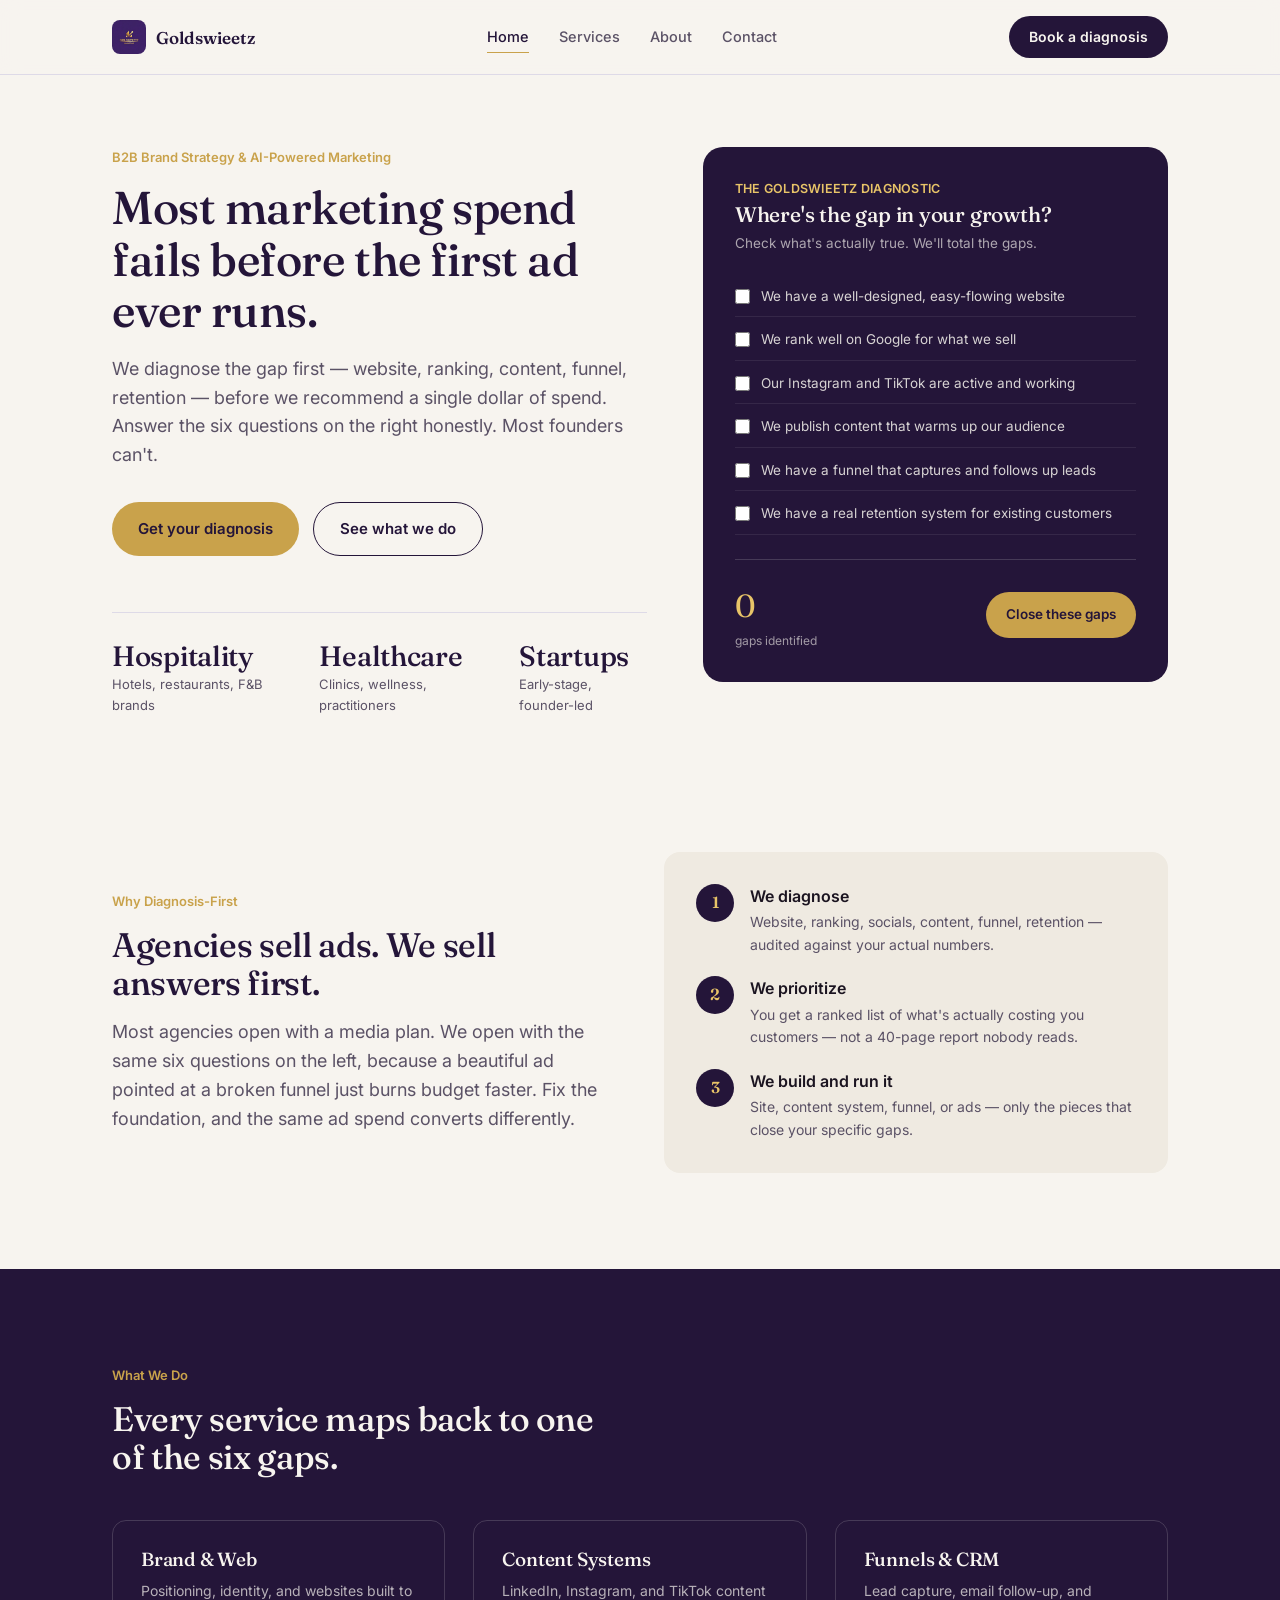
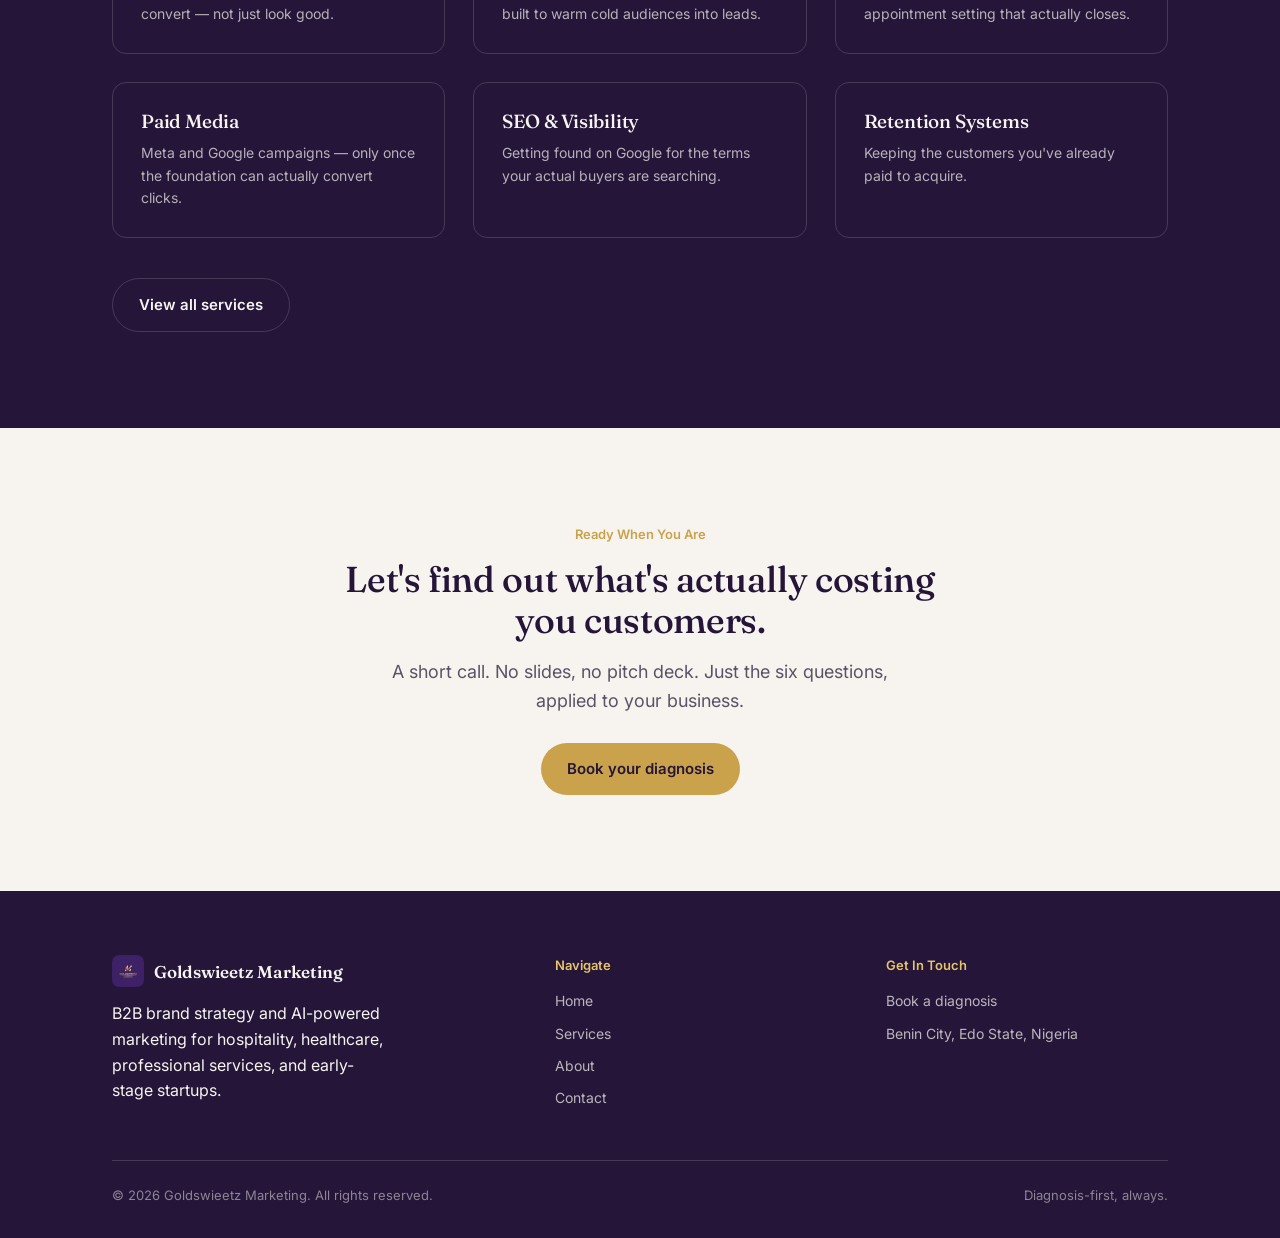
<file: index.html>
<!DOCTYPE html>
<html lang="en">
<head>
<meta charset="UTF-8">
<meta name="viewport" content="width=device-width, initial-scale=1.0">
<title>Goldswieetz Marketing — B2B Brand Strategy & AI-Powered Marketing</title>
<link rel="stylesheet" href="style.css">
</head>
<body>

<nav class="nav">
  <div class="nav-inner">
    <a href="index.html" class="nav-brand">
      <img src="assets/logo.png" alt="Goldswieetz Marketing">
      <span>Goldswieetz</span>
    </a>
    <div class="nav-links">
      <a href="index.html" class="active">Home</a>
      <a href="services.html">Services</a>
      <a href="about.html">About</a>
      <a href="contact.html">Contact</a>
    </div>
    <a href="contact.html" class="nav-cta">Book a diagnosis</a>
  </div>
</nav>

<!-- HERO -->
<header style="padding: 72px 0 40px; overflow: hidden;">
  <div class="wrap">
    <div style="display:grid; grid-template-columns: 1.15fr 1fr; gap:56px; align-items:start;" id="hero-grid">
      <div>
        <p class="eyebrow">B2B Brand Strategy &amp; AI-Powered Marketing</p>
        <h1 style="font-size: 46px; max-width: 540px;">Most marketing spend fails before the first ad ever runs.</h1>
        <p class="lede">We diagnose the gap first — website, ranking, content, funnel, retention — before we recommend a single dollar of spend. Answer the six questions on the right honestly. Most founders can't.</p>
        <div style="display:flex; gap:14px; margin-top:32px; flex-wrap:wrap;">
          <a href="contact.html" class="btn btn-primary">Get your diagnosis</a>
          <a href="services.html" class="btn btn-outline">See what we do</a>
        </div>
        <div style="margin-top:56px; padding-top:28px; border-top:1px solid var(--line); display:flex; gap:40px;">
          <div>
            <div class="display" style="font-size:28px;">Hospitality</div>
            <div style="font-size:13px; color:var(--ink-soft); margin-top:2px;">Hotels, restaurants, F&amp;B brands</div>
          </div>
          <div>
            <div class="display" style="font-size:28px;">Healthcare</div>
            <div style="font-size:13px; color:var(--ink-soft); margin-top:2px;">Clinics, wellness, practitioners</div>
          </div>
          <div>
            <div class="display" style="font-size:28px;">Startups</div>
            <div style="font-size:13px; color:var(--ink-soft); margin-top:2px;">Early-stage, founder-led</div>
          </div>
        </div>
      </div>

      <!-- Interactive diagnostic card -->
      <div style="background:var(--purple-deep); border-radius:20px; padding:32px; color:var(--paper); position:relative;">
        <p style="font-size:12.5px; font-weight:600; color:var(--gold-light); letter-spacing:0.02em; margin-bottom:4px;">THE GOLDSWIEETZ DIAGNOSTIC</p>
        <h3 style="color:var(--paper); font-size:21px; margin-bottom:6px;">Where's the gap in your growth?</h3>
        <p style="font-size:13.5px; color:rgba(247,244,239,0.65); margin-bottom:22px;">Check what's actually true. We'll total the gaps.</p>

        <div id="diag-list" style="display:flex; flex-direction:column; gap:3px;"></div>

        <div style="margin-top:24px; padding-top:20px; border-top:1px solid var(--line-dark); display:flex; align-items:center; justify-content:space-between;">
          <div>
            <div style="font-size:32px; font-family:'Fraunces',serif; color:var(--gold-light);" id="gap-count">0</div>
            <div style="font-size:12px; color:rgba(247,244,239,0.6);">gaps identified</div>
          </div>
          <a href="contact.html" class="btn btn-primary" style="padding:12px 20px; font-size:13.5px;">Close these gaps</a>
        </div>
      </div>
    </div>
  </div>
</header>

<!-- WHY DIAGNOSIS FIRST -->
<section>
  <div class="wrap">
    <div class="grid-2" style="align-items:center;">
      <div>
        <p class="eyebrow">Why Diagnosis-First</p>
        <h2 style="font-size:34px;">Agencies sell ads. We sell answers first.</h2>
        <p class="lede" style="margin-top:16px;">Most agencies open with a media plan. We open with the same six questions on the left, because a beautiful ad pointed at a broken funnel just burns budget faster. Fix the foundation, and the same ad spend converts differently.</p>
      </div>
      <div style="background:var(--paper-dim); border-radius:16px; padding:32px;">
        <div style="display:flex; flex-direction:column; gap:20px;">
          <div style="display:flex; gap:16px;">
            <div style="width:38px; height:38px; border-radius:50%; background:var(--purple-deep); color:var(--gold-light); display:flex; align-items:center; justify-content:center; font-family:'Fraunces',serif; font-weight:600; flex-shrink:0;">1</div>
            <div>
              <div style="font-weight:600; margin-bottom:2px;">We diagnose</div>
              <div style="font-size:14px; color:var(--ink-soft);">Website, ranking, socials, content, funnel, retention — audited against your actual numbers.</div>
            </div>
          </div>
          <div style="display:flex; gap:16px;">
            <div style="width:38px; height:38px; border-radius:50%; background:var(--purple-deep); color:var(--gold-light); display:flex; align-items:center; justify-content:center; font-family:'Fraunces',serif; font-weight:600; flex-shrink:0;">2</div>
            <div>
              <div style="font-weight:600; margin-bottom:2px;">We prioritize</div>
              <div style="font-size:14px; color:var(--ink-soft);">You get a ranked list of what's actually costing you customers — not a 40-page report nobody reads.</div>
            </div>
          </div>
          <div style="display:flex; gap:16px;">
            <div style="width:38px; height:38px; border-radius:50%; background:var(--purple-deep); color:var(--gold-light); display:flex; align-items:center; justify-content:center; font-family:'Fraunces',serif; font-weight:600; flex-shrink:0;">3</div>
            <div>
              <div style="font-weight:600; margin-bottom:2px;">We build and run it</div>
              <div style="font-size:14px; color:var(--ink-soft);">Site, content system, funnel, or ads — only the pieces that close your specific gaps.</div>
            </div>
          </div>
        </div>
      </div>
    </div>
  </div>
</section>

<!-- SERVICES PREVIEW -->
<section class="section-dark">
  <div class="wrap">
    <p class="eyebrow">What We Do</p>
    <h2 style="font-size:34px; max-width:520px;">Every service maps back to one of the six gaps.</h2>
    <div class="grid-3" style="margin-top:44px;">
      <div style="border:1px solid var(--line-dark); border-radius:14px; padding:28px;">
        <h3 style="font-size:19px; margin-bottom:10px;">Brand &amp; Web</h3>
        <p style="font-size:14px; color:rgba(247,244,239,0.7);">Positioning, identity, and websites built to convert — not just look good.</p>
      </div>
      <div style="border:1px solid var(--line-dark); border-radius:14px; padding:28px;">
        <h3 style="font-size:19px; margin-bottom:10px;">Content Systems</h3>
        <p style="font-size:14px; color:rgba(247,244,239,0.7);">LinkedIn, Instagram, and TikTok content built to warm cold audiences into leads.</p>
      </div>
      <div style="border:1px solid var(--line-dark); border-radius:14px; padding:28px;">
        <h3 style="font-size:19px; margin-bottom:10px;">Funnels &amp; CRM</h3>
        <p style="font-size:14px; color:rgba(247,244,239,0.7);">Lead capture, email follow-up, and appointment setting that actually closes.</p>
      </div>
      <div style="border:1px solid var(--line-dark); border-radius:14px; padding:28px;">
        <h3 style="font-size:19px; margin-bottom:10px;">Paid Media</h3>
        <p style="font-size:14px; color:rgba(247,244,239,0.7);">Meta and Google campaigns — only once the foundation can actually convert clicks.</p>
      </div>
      <div style="border:1px solid var(--line-dark); border-radius:14px; padding:28px;">
        <h3 style="font-size:19px; margin-bottom:10px;">SEO &amp; Visibility</h3>
        <p style="font-size:14px; color:rgba(247,244,239,0.7);">Getting found on Google for the terms your actual buyers are searching.</p>
      </div>
      <div style="border:1px solid var(--line-dark); border-radius:14px; padding:28px;">
        <h3 style="font-size:19px; margin-bottom:10px;">Retention Systems</h3>
        <p style="font-size:14px; color:rgba(247,244,239,0.7);">Keeping the customers you've already paid to acquire.</p>
      </div>
    </div>
    <a href="services.html" class="btn btn-outline-light" style="margin-top:40px;">View all services</a>
  </div>
</section>

<!-- CTA -->
<section>
  <div class="wrap" style="text-align:center;">
    <p class="eyebrow" style="justify-content:center; display:flex;">Ready When You Are</p>
    <h2 style="font-size:36px; max-width:600px; margin:0 auto;">Let's find out what's actually costing you customers.</h2>
    <p class="lede" style="margin:18px auto 0; text-align:center;">A short call. No slides, no pitch deck. Just the six questions, applied to your business.</p>
    <a href="contact.html" class="btn btn-primary" style="margin-top:28px;">Book your diagnosis</a>
  </div>
</section>

<footer>
  <div class="wrap">
    <div class="footer-grid">
      <div>
        <div class="footer-brand">
          <img src="assets/logo.png" alt="Goldswieetz Marketing">
          <span>Goldswieetz Marketing</span>
        </div>
        <p style="max-width:280px;">B2B brand strategy and AI-powered marketing for hospitality, healthcare, professional services, and early-stage startups.</p>
      </div>
      <div class="footer-col">
        <h4>Navigate</h4>
        <a href="index.html">Home</a>
        <a href="services.html">Services</a>
        <a href="about.html">About</a>
        <a href="contact.html">Contact</a>
      </div>
      <div class="footer-col">
        <h4>Get In Touch</h4>
        <a href="contact.html">Book a diagnosis</a>
        <p>Benin City, Edo State, Nigeria</p>
      </div>
    </div>
    <div class="footer-bottom">
      <span>© 2026 Goldswieetz Marketing. All rights reserved.</span>
      <span>Diagnosis-first, always.</span>
    </div>
  </div>
</footer>

<script>
const questions = [
  "We have a well-designed, easy-flowing website",
  "We rank well on Google for what we sell",
  "Our Instagram and TikTok are active and working",
  "We publish content that warms up our audience",
  "We have a funnel that captures and follows up leads",
  "We have a real retention system for existing customers"
];

const list = document.getElementById('diag-list');
const counter = document.getElementById('gap-count');
let gaps = 0;

questions.forEach((q, i) => {
  const row = document.createElement('label');
  row.style.cssText = "display:flex; align-items:flex-start; gap:11px; padding:9px 0; cursor:pointer; font-size:13.5px; border-bottom:1px solid rgba(247,244,239,0.08);";
  row.innerHTML = `
    <input type="checkbox" data-idx="${i}" style="margin-top:3px; width:15px; height:15px; accent-color:#E8C468; flex-shrink:0; cursor:pointer;">
    <span style="color:rgba(247,244,239,0.85);">${q}</span>
  `;
  list.appendChild(row);
});

list.addEventListener('change', (e) => {
  if (e.target.type === 'checkbox') {
    gaps = questions.length - list.querySelectorAll('input:checked').length;
    counter.textContent = gaps;
  }
});
</script>

</body>
</html>
</file>
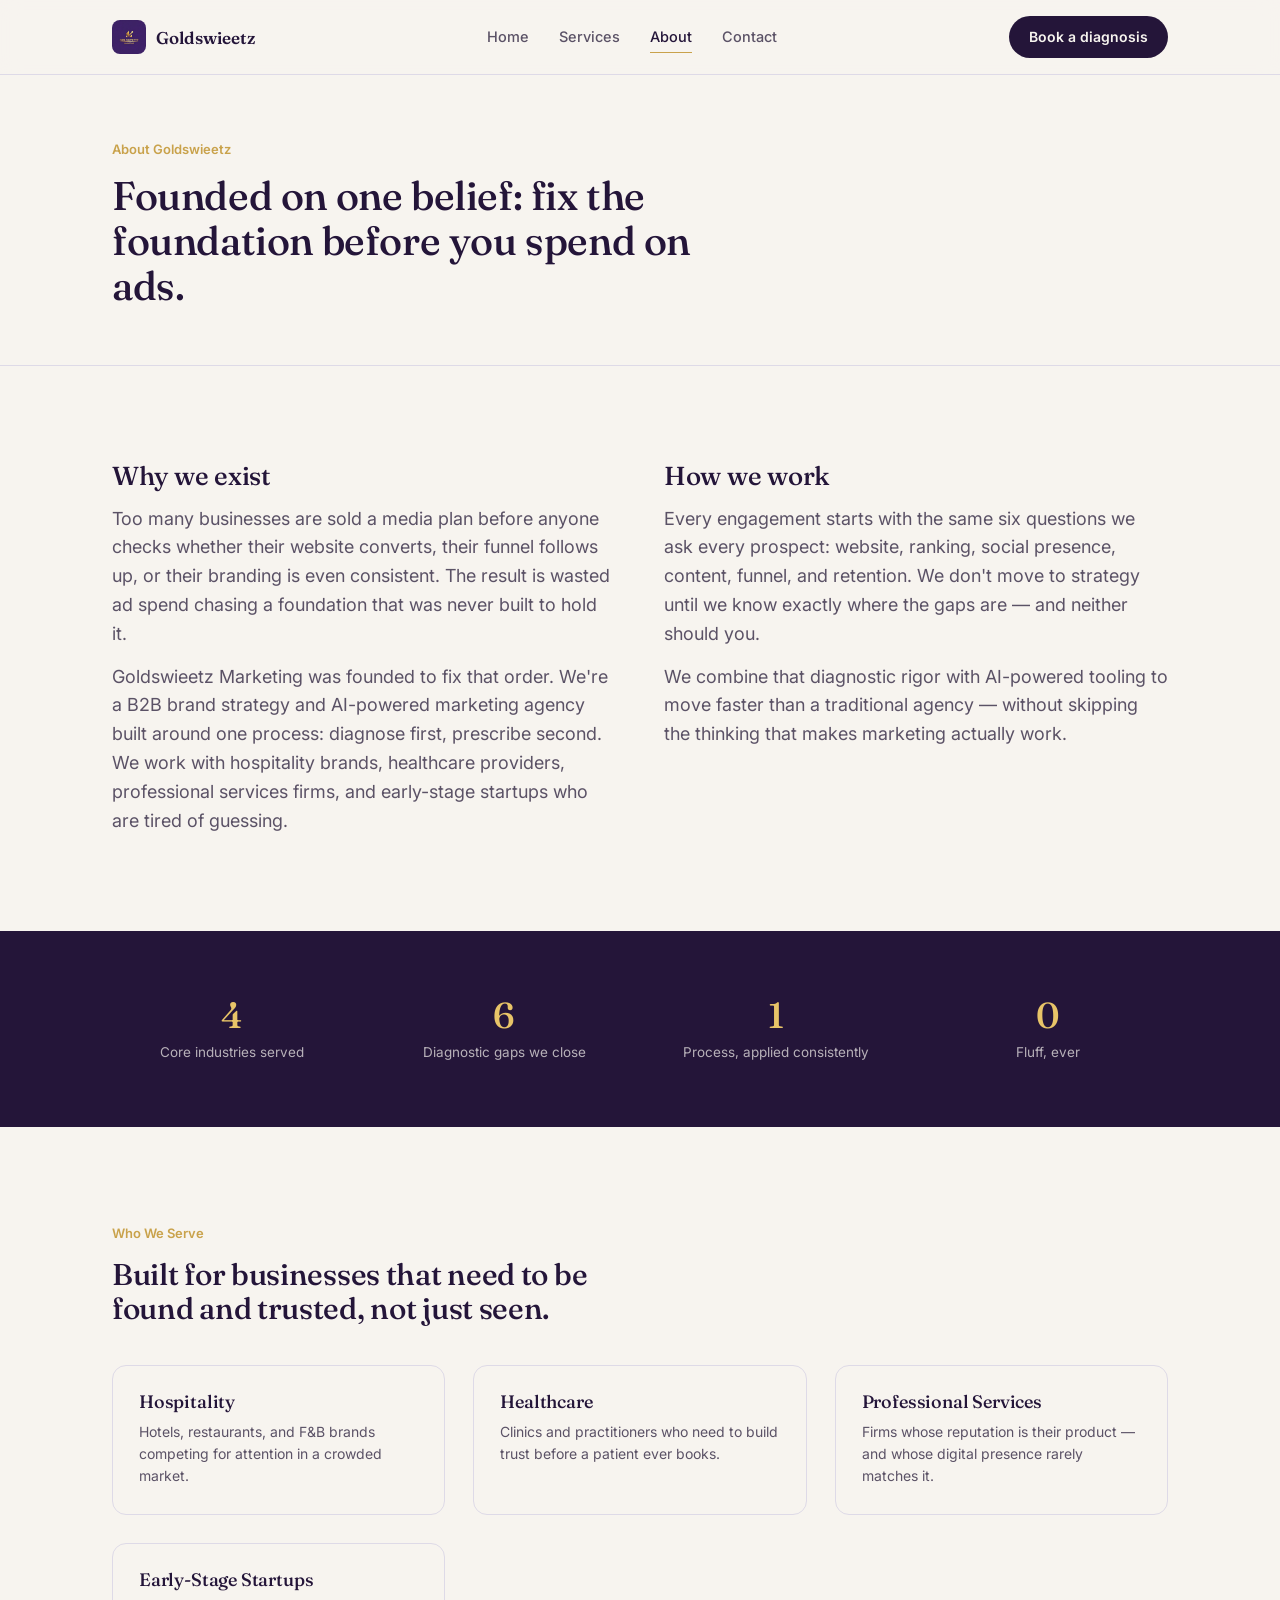
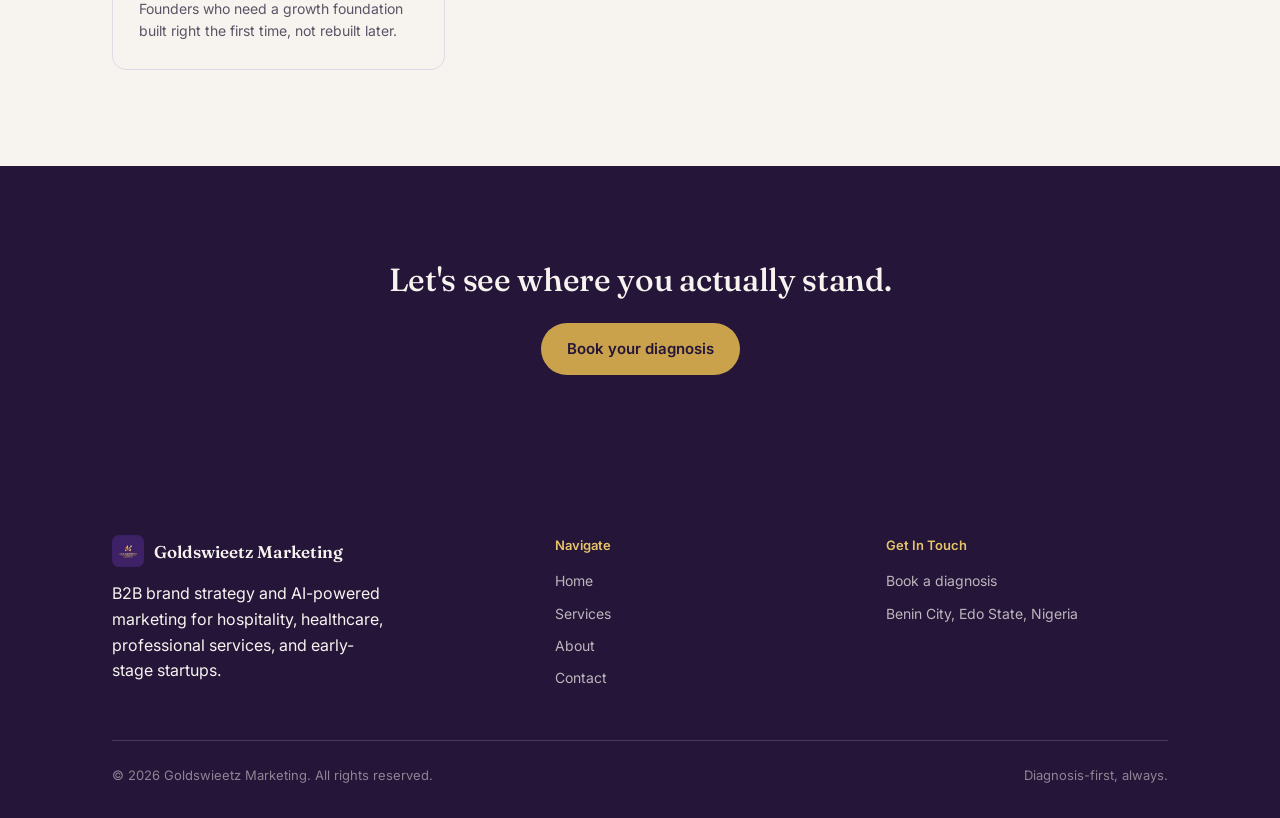
<file: about.html>
<!DOCTYPE html>
<html lang="en">
<head>
<meta charset="UTF-8">
<meta name="viewport" content="width=device-width, initial-scale=1.0">
<title>About — Goldswieetz Marketing</title>
<link rel="stylesheet" href="style.css">
</head>
<body>

<nav class="nav">
  <div class="nav-inner">
    <a href="index.html" class="nav-brand">
      <img src="assets/logo.png" alt="Goldswieetz Marketing">
      <span>Goldswieetz</span>
    </a>
    <div class="nav-links">
      <a href="index.html">Home</a>
      <a href="services.html">Services</a>
      <a href="about.html" class="active">About</a>
      <a href="contact.html">Contact</a>
    </div>
    <a href="contact.html" class="nav-cta">Book a diagnosis</a>
  </div>
</nav>

<header class="page-hero">
  <div class="wrap">
    <p class="eyebrow">About Goldswieetz</p>
    <h1 style="font-size:40px; max-width:640px;">Founded on one belief: fix the foundation before you spend on ads.</h1>
  </div>
</header>

<section>
  <div class="wrap">
    <div class="grid-2">
      <div>
        <h2 style="font-size:26px;">Why we exist</h2>
        <p class="lede" style="margin-top:14px; max-width:none;">Too many businesses are sold a media plan before anyone checks whether their website converts, their funnel follows up, or their branding is even consistent. The result is wasted ad spend chasing a foundation that was never built to hold it.</p>
        <p class="lede" style="margin-top:14px; max-width:none;">Goldswieetz Marketing was founded to fix that order. We're a B2B brand strategy and AI-powered marketing agency built around one process: diagnose first, prescribe second. We work with hospitality brands, healthcare providers, professional services firms, and early-stage startups who are tired of guessing.</p>
      </div>
      <div>
        <h2 style="font-size:26px;">How we work</h2>
        <p class="lede" style="margin-top:14px; max-width:none;">Every engagement starts with the same six questions we ask every prospect: website, ranking, social presence, content, funnel, and retention. We don't move to strategy until we know exactly where the gaps are — and neither should you.</p>
        <p class="lede" style="margin-top:14px; max-width:none;">We combine that diagnostic rigor with AI-powered tooling to move faster than a traditional agency — without skipping the thinking that makes marketing actually work.</p>
      </div>
    </div>
  </div>
</section>

<section class="section-dark section-tight">
  <div class="wrap">
    <div style="display:grid; grid-template-columns:repeat(4,1fr); gap:32px; text-align:center;">
      <div>
        <div class="display" style="font-size:36px; color:var(--gold-light);">4</div>
        <div style="font-size:13.5px; color:rgba(247,244,239,0.7); margin-top:6px;">Core industries served</div>
      </div>
      <div>
        <div class="display" style="font-size:36px; color:var(--gold-light);">6</div>
        <div style="font-size:13.5px; color:rgba(247,244,239,0.7); margin-top:6px;">Diagnostic gaps we close</div>
      </div>
      <div>
        <div class="display" style="font-size:36px; color:var(--gold-light);">1</div>
        <div style="font-size:13.5px; color:rgba(247,244,239,0.7); margin-top:6px;">Process, applied consistently</div>
      </div>
      <div>
        <div class="display" style="font-size:36px; color:var(--gold-light);">0</div>
        <div style="font-size:13.5px; color:rgba(247,244,239,0.7); margin-top:6px;">Fluff, ever</div>
      </div>
    </div>
  </div>
</section>

<section>
  <div class="wrap">
    <p class="eyebrow">Who We Serve</p>
    <h2 style="font-size:30px; max-width:520px;">Built for businesses that need to be found and trusted, not just seen.</h2>
    <div class="grid-3" style="margin-top:40px;">
      <div style="border:1px solid var(--line); border-radius:14px; padding:26px;">
        <h3 style="font-size:18px; margin-bottom:8px;">Hospitality</h3>
        <p style="font-size:14px; color:var(--ink-soft);">Hotels, restaurants, and F&amp;B brands competing for attention in a crowded market.</p>
      </div>
      <div style="border:1px solid var(--line); border-radius:14px; padding:26px;">
        <h3 style="font-size:18px; margin-bottom:8px;">Healthcare</h3>
        <p style="font-size:14px; color:var(--ink-soft);">Clinics and practitioners who need to build trust before a patient ever books.</p>
      </div>
      <div style="border:1px solid var(--line); border-radius:14px; padding:26px;">
        <h3 style="font-size:18px; margin-bottom:8px;">Professional Services</h3>
        <p style="font-size:14px; color:var(--ink-soft);">Firms whose reputation is their product — and whose digital presence rarely matches it.</p>
      </div>
      <div style="border:1px solid var(--line); border-radius:14px; padding:26px;">
        <h3 style="font-size:18px; margin-bottom:8px;">Early-Stage Startups</h3>
        <p style="font-size:14px; color:var(--ink-soft);">Founders who need a growth foundation built right the first time, not rebuilt later.</p>
      </div>
    </div>
  </div>
</section>

<section class="section-dark">
  <div class="wrap" style="text-align:center;">
    <h2 style="font-size:32px; max-width:560px; margin:0 auto;">Let's see where you actually stand.</h2>
    <a href="contact.html" class="btn btn-primary" style="margin-top:26px;">Book your diagnosis</a>
  </div>
</section>

<footer>
  <div class="wrap">
    <div class="footer-grid">
      <div>
        <div class="footer-brand">
          <img src="assets/logo.png" alt="Goldswieetz Marketing">
          <span>Goldswieetz Marketing</span>
        </div>
        <p style="max-width:280px;">B2B brand strategy and AI-powered marketing for hospitality, healthcare, professional services, and early-stage startups.</p>
      </div>
      <div class="footer-col">
        <h4>Navigate</h4>
        <a href="index.html">Home</a>
        <a href="services.html">Services</a>
        <a href="about.html">About</a>
        <a href="contact.html">Contact</a>
      </div>
      <div class="footer-col">
        <h4>Get In Touch</h4>
        <a href="contact.html">Book a diagnosis</a>
        <p>Benin City, Edo State, Nigeria</p>
      </div>
    </div>
    <div class="footer-bottom">
      <span>© 2026 Goldswieetz Marketing. All rights reserved.</span>
      <span>Diagnosis-first, always.</span>
    </div>
  </div>
</footer>

</body>
</html>
</file>
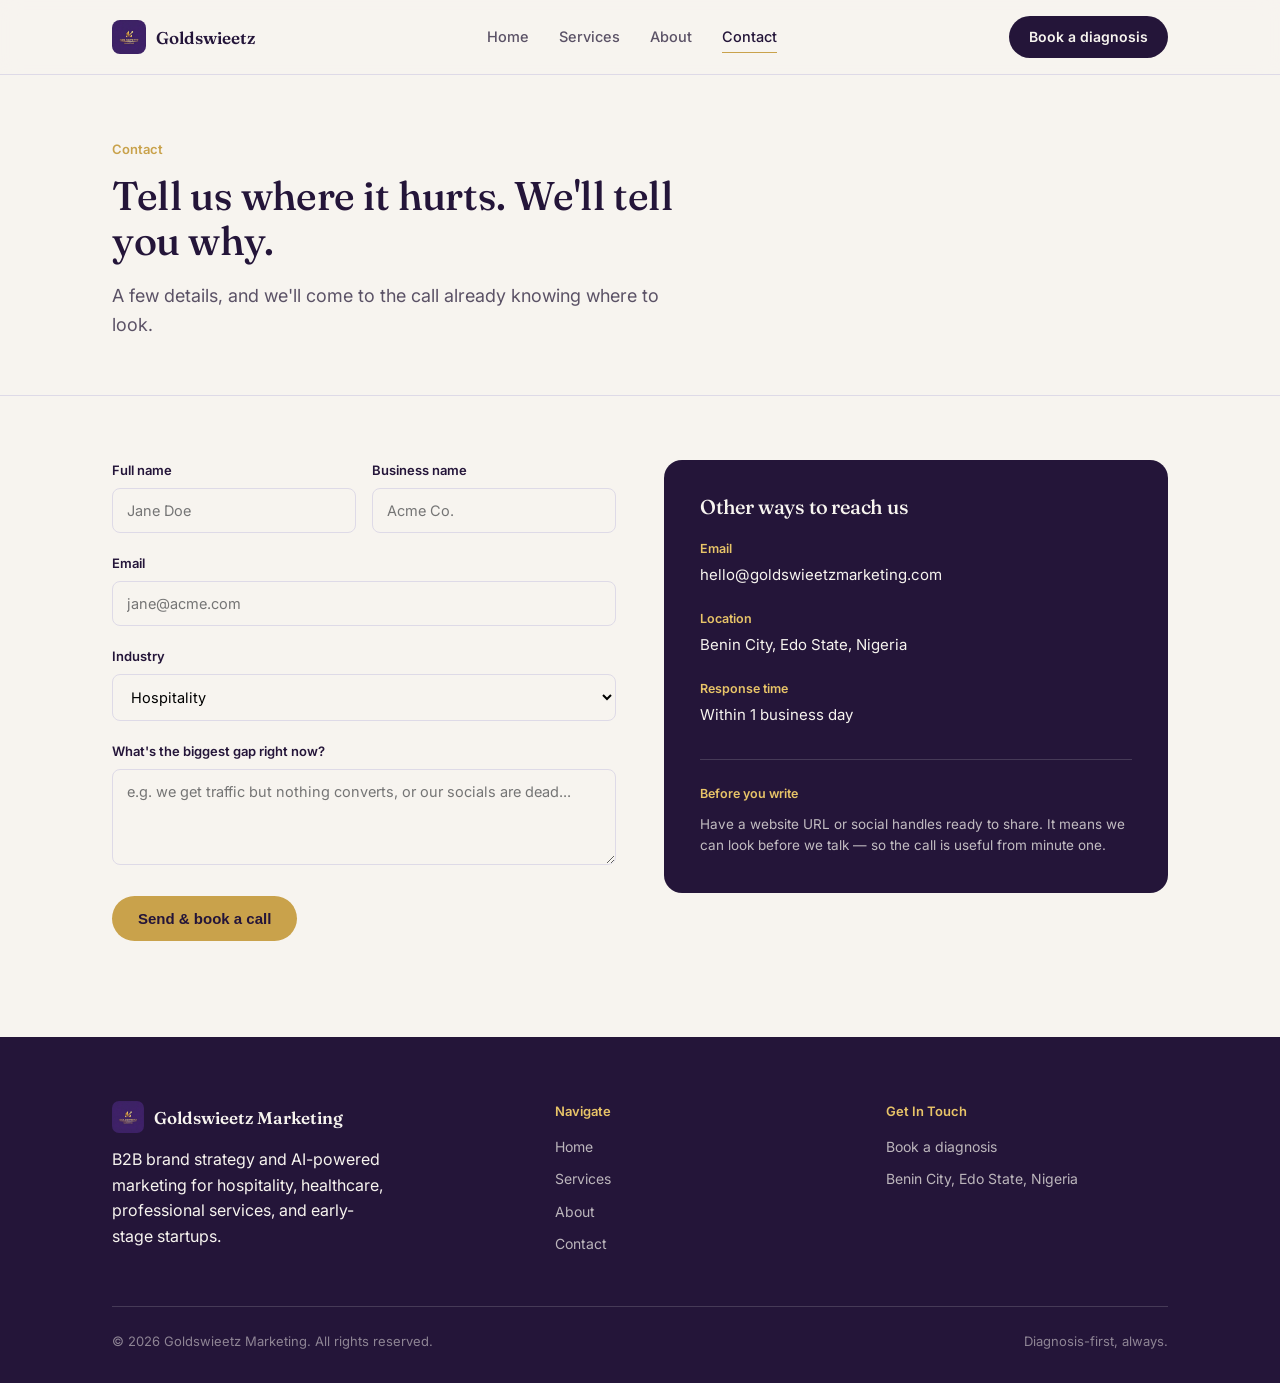
<file: contact.html>
<!DOCTYPE html>
<html lang="en">
<head>
<meta charset="UTF-8">
<meta name="viewport" content="width=device-width, initial-scale=1.0">
<title>Contact — Goldswieetz Marketing</title>
<link rel="stylesheet" href="style.css">
</head>
<body>

<nav class="nav">
  <div class="nav-inner">
    <a href="index.html" class="nav-brand">
      <img src="assets/logo.png" alt="Goldswieetz Marketing">
      <span>Goldswieetz</span>
    </a>
    <div class="nav-links">
      <a href="index.html">Home</a>
      <a href="services.html">Services</a>
      <a href="about.html">About</a>
      <a href="contact.html" class="active">Contact</a>
    </div>
    <a href="contact.html" class="nav-cta">Book a diagnosis</a>
  </div>
</nav>

<header class="page-hero">
  <div class="wrap">
    <p class="eyebrow">Contact</p>
    <h1 style="font-size:40px; max-width:600px;">Tell us where it hurts. We'll tell you why.</h1>
    <p class="lede">A few details, and we'll come to the call already knowing where to look.</p>
  </div>
</header>

<section style="padding-top:64px;">
  <div class="wrap">
    <div class="grid-2" style="align-items:start;">

      <form id="contact-form" action="https://formspree.io/f/xljeakwg" method="POST" style="display:flex; flex-direction:column; gap:20px;">
        <div style="display:grid; grid-template-columns:1fr 1fr; gap:16px;">
          <div>
            <label style="font-size:13px; font-weight:600; color:var(--purple-deep); display:block; margin-bottom:7px;">Full name</label>
            <input type="text" name="name" required placeholder="Jane Doe" style="width:100%; padding:13px 14px; border:1.5px solid var(--line); border-radius:8px; font-family:'Inter',sans-serif; font-size:14.5px; background:var(--paper);">
          </div>
          <div>
            <label style="font-size:13px; font-weight:600; color:var(--purple-deep); display:block; margin-bottom:7px;">Business name</label>
            <input type="text" name="business_name" required placeholder="Acme Co." style="width:100%; padding:13px 14px; border:1.5px solid var(--line); border-radius:8px; font-family:'Inter',sans-serif; font-size:14.5px; background:var(--paper);">
          </div>
        </div>

        <div>
          <label style="font-size:13px; font-weight:600; color:var(--purple-deep); display:block; margin-bottom:7px;">Email</label>
          <input type="email" name="email" required placeholder="jane@acme.com" style="width:100%; padding:13px 14px; border:1.5px solid var(--line); border-radius:8px; font-family:'Inter',sans-serif; font-size:14.5px; background:var(--paper);">
        </div>

        <div>
          <label style="font-size:13px; font-weight:600; color:var(--purple-deep); display:block; margin-bottom:7px;">Industry</label>
          <select name="industry" style="width:100%; padding:13px 14px; border:1.5px solid var(--line); border-radius:8px; font-family:'Inter',sans-serif; font-size:14.5px; background:var(--paper);">
            <option>Hospitality</option>
            <option>Healthcare</option>
            <option>Professional Services</option>
            <option>Early-Stage Startup</option>
            <option>Other</option>
          </select>
        </div>

        <div>
          <label style="font-size:13px; font-weight:600; color:var(--purple-deep); display:block; margin-bottom:7px;">What's the biggest gap right now?</label>
          <textarea name="biggest_gap" rows="4" placeholder="e.g. we get traffic but nothing converts, or our socials are dead..." style="width:100%; padding:13px 14px; border:1.5px solid var(--line); border-radius:8px; font-family:'Inter',sans-serif; font-size:14.5px; background:var(--paper); resize:vertical;"></textarea>
        </div>

        <input type="hidden" name="_subject" value="New diagnosis request — Goldswieetz Marketing site">

        <button type="submit" class="btn btn-primary" style="align-self:flex-start; margin-top:4px;">Send &amp; book a call</button>
        <p id="form-note" style="font-size:13px; color:var(--ink-soft); display:none;">Thanks — we'll be in touch within 1 business day.</p>
        <p id="form-error" style="font-size:13px; color:#B3372C; display:none;">Something went wrong — please email hello@goldswieetzmarketing.com directly.</p>
      </form>

      <div style="background:var(--purple-deep); border-radius:18px; padding:36px; color:var(--paper);">
        <h3 style="color:var(--paper); font-size:20px; margin-bottom:20px;">Other ways to reach us</h3>

        <div style="display:flex; flex-direction:column; gap:22px;">
          <div>
            <div style="font-size:12.5px; color:var(--gold-light); font-weight:600; margin-bottom:4px;">Email</div>
            <div style="font-size:15px;">hello@goldswieetzmarketing.com</div>
          </div>
          <div>
            <div style="font-size:12.5px; color:var(--gold-light); font-weight:600; margin-bottom:4px;">Location</div>
            <div style="font-size:15px;">Benin City, Edo State, Nigeria</div>
          </div>
          <div>
            <div style="font-size:12.5px; color:var(--gold-light); font-weight:600; margin-bottom:4px;">Response time</div>
            <div style="font-size:15px;">Within 1 business day</div>
          </div>
        </div>

        <div style="margin-top:32px; padding-top:24px; border-top:1px solid var(--line-dark);">
          <div style="font-size:12.5px; color:var(--gold-light); font-weight:600; margin-bottom:10px;">Before you write</div>
          <p style="font-size:13.5px; color:rgba(247,244,239,0.75); line-height:1.6;">Have a website URL or social handles ready to share. It means we can look before we talk — so the call is useful from minute one.</p>
        </div>
      </div>

    </div>
  </div>
</section>

<footer>
  <div class="wrap">
    <div class="footer-grid">
      <div>
        <div class="footer-brand">
          <img src="assets/logo.png" alt="Goldswieetz Marketing">
          <span>Goldswieetz Marketing</span>
        </div>
        <p style="max-width:280px;">B2B brand strategy and AI-powered marketing for hospitality, healthcare, professional services, and early-stage startups.</p>
      </div>
      <div class="footer-col">
        <h4>Navigate</h4>
        <a href="index.html">Home</a>
        <a href="services.html">Services</a>
        <a href="about.html">About</a>
        <a href="contact.html">Contact</a>
      </div>
      <div class="footer-col">
        <h4>Get In Touch</h4>
        <a href="contact.html">Book a diagnosis</a>
        <p>Benin City, Edo State, Nigeria</p>
      </div>
    </div>
    <div class="footer-bottom">
      <span>© 2026 Goldswieetz Marketing. All rights reserved.</span>
      <span>Diagnosis-first, always.</span>
    </div>
  </div>
</footer>

<script>
const form = document.getElementById('contact-form');
const noteEl = document.getElementById('form-note');
const errorEl = document.getElementById('form-error');

form.addEventListener('submit', async function (e) {
  e.preventDefault();
  const submitBtn = form.querySelector('button[type="submit"]');
  const originalText = submitBtn.textContent;
  submitBtn.textContent = 'Sending…';
  submitBtn.disabled = true;
  errorEl.style.display = 'none';

  try {
    const response = await fetch(form.action, {
      method: 'POST',
      body: new FormData(form),
      headers: { 'Accept': 'application/json' }
    });

    if (response.ok) {
      noteEl.style.display = 'block';
      submitBtn.textContent = 'Sent ✓';
      form.reset();
    } else {
      throw new Error('Form submission failed');
    }
  } catch (err) {
    errorEl.style.display = 'block';
    submitBtn.textContent = originalText;
    submitBtn.disabled = false;
  }
});
</script>

</body>
</html>
</file>
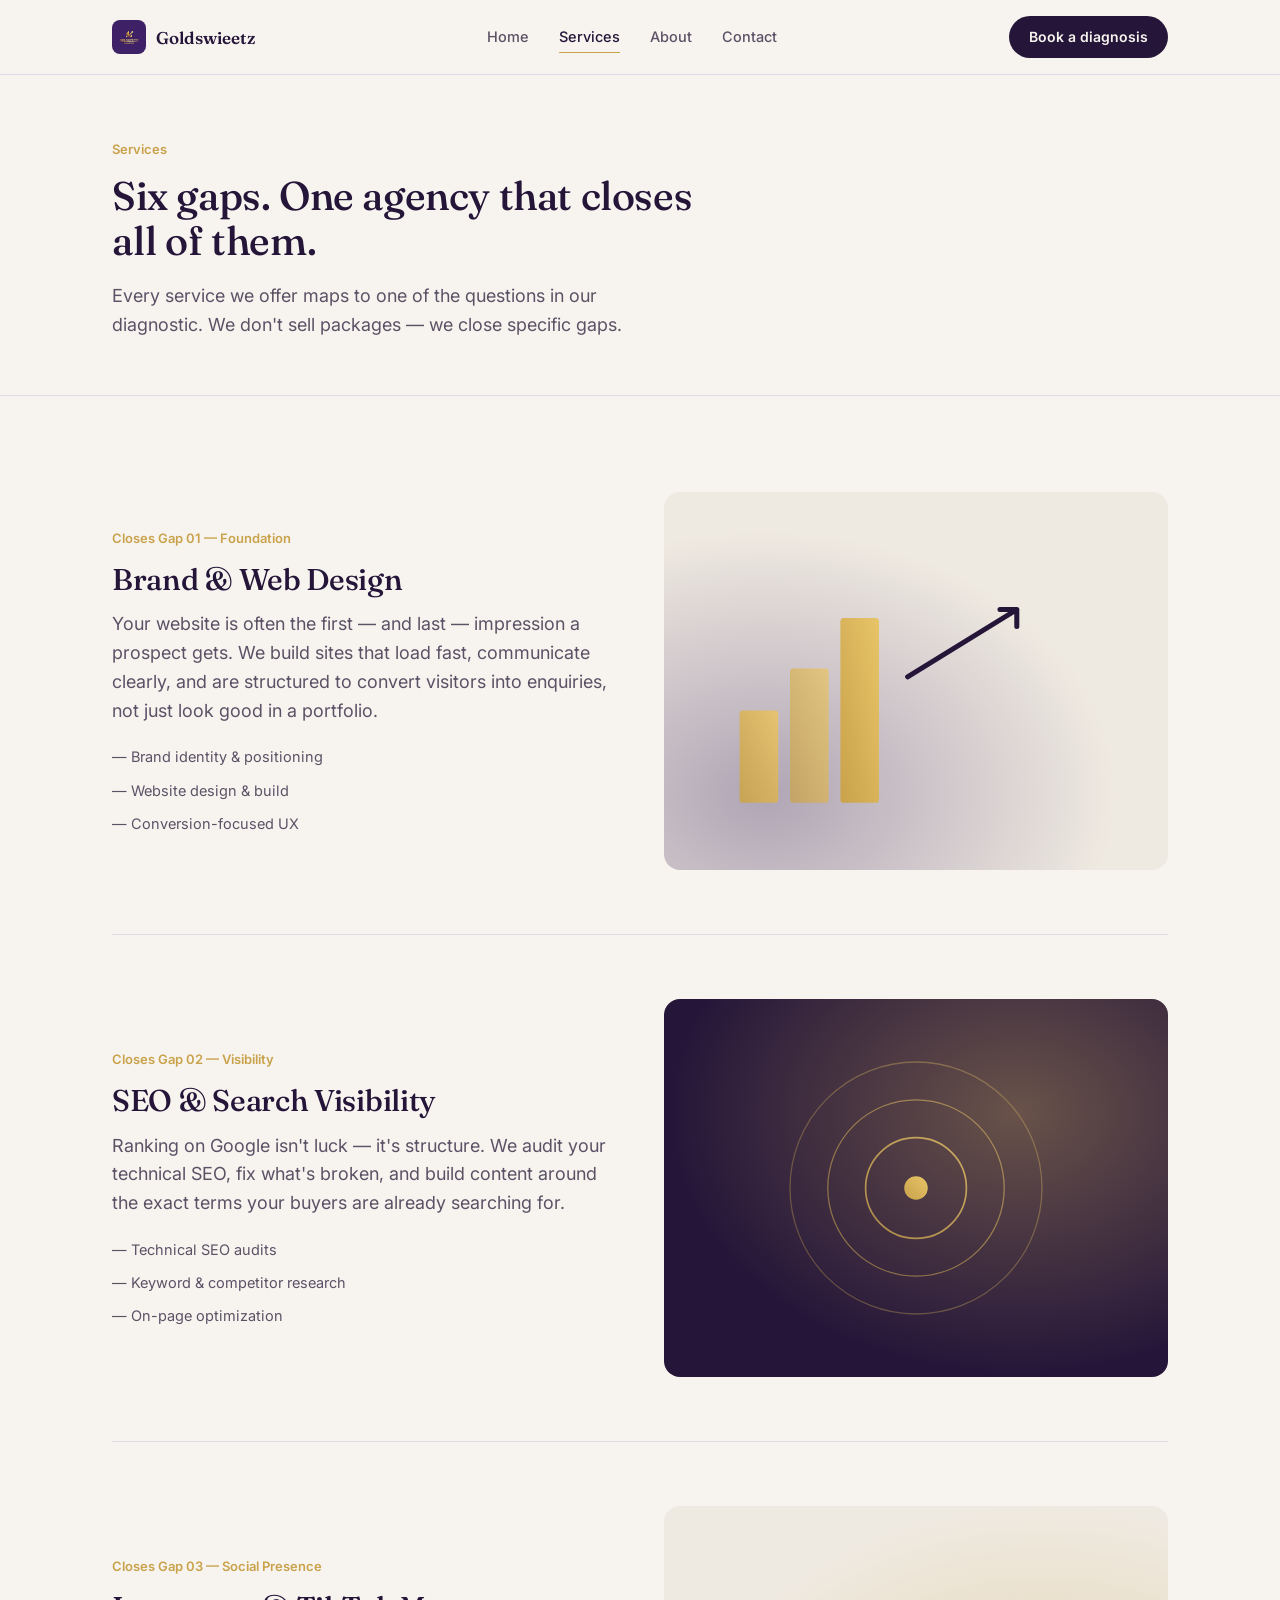
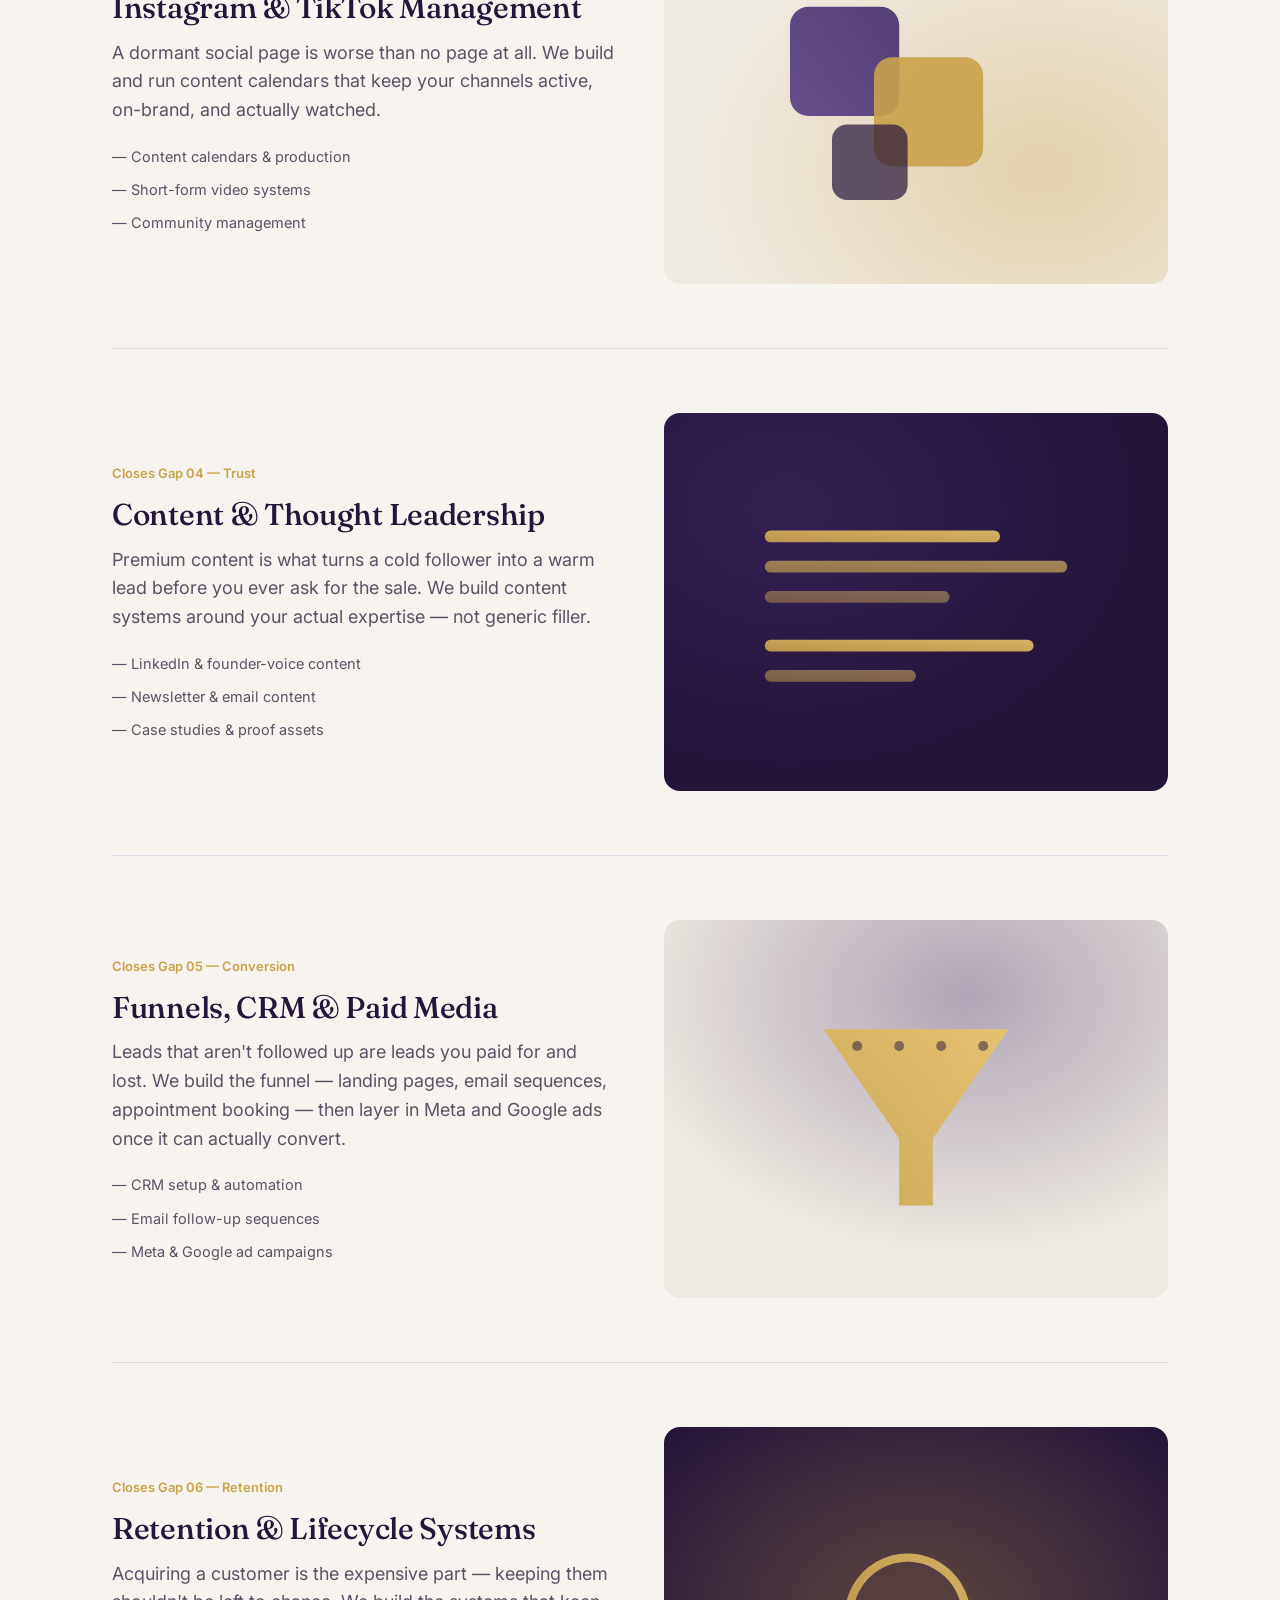
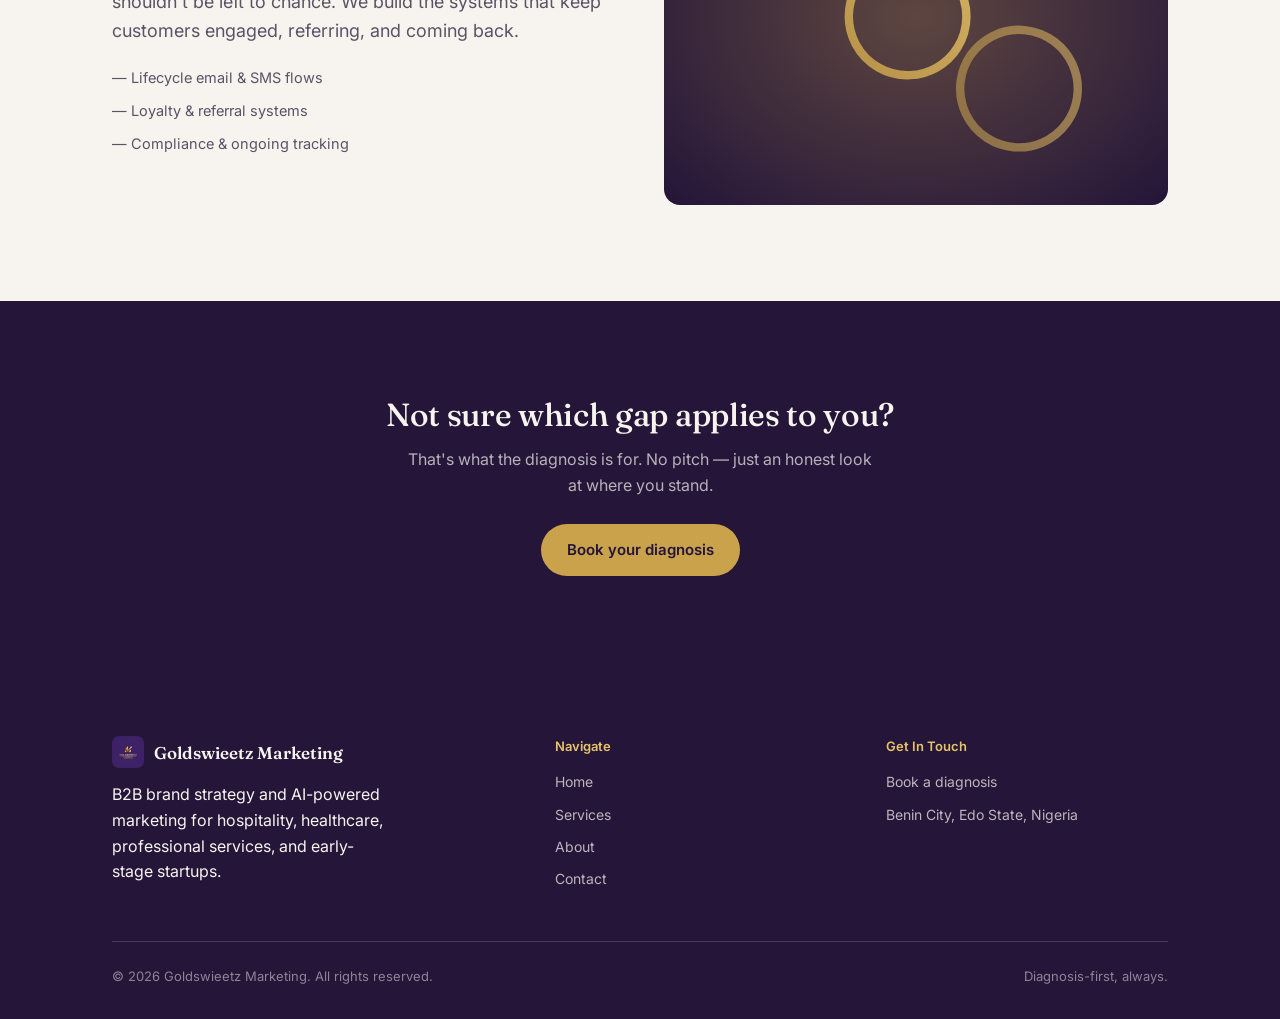
<file: services.html>
<!DOCTYPE html>
<html lang="en">
<head>
<meta charset="UTF-8">
<meta name="viewport" content="width=device-width, initial-scale=1.0">
<title>Services — Goldswieetz Marketing</title>
<link rel="stylesheet" href="style.css">
</head>
<body>

<nav class="nav">
  <div class="nav-inner">
    <a href="index.html" class="nav-brand">
      <img src="assets/logo.png" alt="Goldswieetz Marketing">
      <span>Goldswieetz</span>
    </a>
    <div class="nav-links">
      <a href="index.html">Home</a>
      <a href="services.html" class="active">Services</a>
      <a href="about.html">About</a>
      <a href="contact.html">Contact</a>
    </div>
    <a href="contact.html" class="nav-cta">Book a diagnosis</a>
  </div>
</nav>

<header class="page-hero">
  <div class="wrap">
    <p class="eyebrow">Services</p>
    <h1 style="font-size:40px; max-width:600px;">Six gaps. One agency that closes all of them.</h1>
    <p class="lede">Every service we offer maps to one of the questions in our diagnostic. We don't sell packages — we close specific gaps.</p>
  </div>
</header>

<section>
  <div class="wrap">

    <!-- Service 1 -->
    <div class="grid-2" style="align-items:center; padding-bottom:64px; border-bottom:1px solid var(--line); margin-bottom:64px;">
      <div>
        <p class="eyebrow">Closes Gap 01 — Foundation</p>
        <h2 style="font-size:30px;">Brand &amp; Web Design</h2>
        <p class="lede" style="margin-top:14px;">Your website is often the first — and last — impression a prospect gets. We build sites that load fast, communicate clearly, and are structured to convert visitors into enquiries, not just look good in a portfolio.</p>
        <ul style="margin-top:20px; padding-left:0; list-style:none; display:flex; flex-direction:column; gap:10px;">
          <li style="font-size:14.5px; color:var(--ink-soft);">— Brand identity &amp; positioning</li>
          <li style="font-size:14.5px; color:var(--ink-soft);">— Website design &amp; build</li>
          <li style="font-size:14.5px; color:var(--ink-soft);">— Conversion-focused UX</li>
        </ul>
      </div>
      <div style="border-radius:16px; overflow:hidden; aspect-ratio:4/3;">
        <img src="assets/graphics/service-1.svg" alt="" style="width:100%; height:100%; object-fit:cover;">
      </div>
    </div>

    <!-- Service 2 -->
    <div class="grid-2" style="align-items:center; padding-bottom:64px; border-bottom:1px solid var(--line); margin-bottom:64px;">
      <div style="border-radius:16px; overflow:hidden; aspect-ratio:4/3; order:2;">
        <img src="assets/graphics/service-2.svg" alt="" style="width:100%; height:100%; object-fit:cover;">
      </div>
      <div style="order:1;">
        <p class="eyebrow">Closes Gap 02 — Visibility</p>
        <h2 style="font-size:30px;">SEO &amp; Search Visibility</h2>
        <p class="lede" style="margin-top:14px;">Ranking on Google isn't luck — it's structure. We audit your technical SEO, fix what's broken, and build content around the exact terms your buyers are already searching for.</p>
        <ul style="margin-top:20px; padding-left:0; list-style:none; display:flex; flex-direction:column; gap:10px;">
          <li style="font-size:14.5px; color:var(--ink-soft);">— Technical SEO audits</li>
          <li style="font-size:14.5px; color:var(--ink-soft);">— Keyword &amp; competitor research</li>
          <li style="font-size:14.5px; color:var(--ink-soft);">— On-page optimization</li>
        </ul>
      </div>
    </div>

    <!-- Service 3 -->
    <div class="grid-2" style="align-items:center; padding-bottom:64px; border-bottom:1px solid var(--line); margin-bottom:64px;">
      <div>
        <p class="eyebrow">Closes Gap 03 — Social Presence</p>
        <h2 style="font-size:30px;">Instagram &amp; TikTok Management</h2>
        <p class="lede" style="margin-top:14px;">A dormant social page is worse than no page at all. We build and run content calendars that keep your channels active, on-brand, and actually watched.</p>
        <ul style="margin-top:20px; padding-left:0; list-style:none; display:flex; flex-direction:column; gap:10px;">
          <li style="font-size:14.5px; color:var(--ink-soft);">— Content calendars &amp; production</li>
          <li style="font-size:14.5px; color:var(--ink-soft);">— Short-form video systems</li>
          <li style="font-size:14.5px; color:var(--ink-soft);">— Community management</li>
        </ul>
      </div>
      <div style="border-radius:16px; overflow:hidden; aspect-ratio:4/3;">
        <img src="assets/graphics/service-3.svg" alt="" style="width:100%; height:100%; object-fit:cover;">
      </div>
    </div>

    <!-- Service 4 -->
    <div class="grid-2" style="align-items:center; padding-bottom:64px; border-bottom:1px solid var(--line); margin-bottom:64px;">
      <div style="border-radius:16px; overflow:hidden; aspect-ratio:4/3; order:2;">
        <img src="assets/graphics/service-4.svg" alt="" style="width:100%; height:100%; object-fit:cover;">
      </div>
      <div style="order:1;">
        <p class="eyebrow">Closes Gap 04 — Trust</p>
        <h2 style="font-size:30px;">Content &amp; Thought Leadership</h2>
        <p class="lede" style="margin-top:14px;">Premium content is what turns a cold follower into a warm lead before you ever ask for the sale. We build content systems around your actual expertise — not generic filler.</p>
        <ul style="margin-top:20px; padding-left:0; list-style:none; display:flex; flex-direction:column; gap:10px;">
          <li style="font-size:14.5px; color:var(--ink-soft);">— LinkedIn &amp; founder-voice content</li>
          <li style="font-size:14.5px; color:var(--ink-soft);">— Newsletter &amp; email content</li>
          <li style="font-size:14.5px; color:var(--ink-soft);">— Case studies &amp; proof assets</li>
        </ul>
      </div>
    </div>

    <!-- Service 5 -->
    <div class="grid-2" style="align-items:center; padding-bottom:64px; border-bottom:1px solid var(--line); margin-bottom:64px;">
      <div>
        <p class="eyebrow">Closes Gap 05 — Conversion</p>
        <h2 style="font-size:30px;">Funnels, CRM &amp; Paid Media</h2>
        <p class="lede" style="margin-top:14px;">Leads that aren't followed up are leads you paid for and lost. We build the funnel — landing pages, email sequences, appointment booking — then layer in Meta and Google ads once it can actually convert.</p>
        <ul style="margin-top:20px; padding-left:0; list-style:none; display:flex; flex-direction:column; gap:10px;">
          <li style="font-size:14.5px; color:var(--ink-soft);">— CRM setup &amp; automation</li>
          <li style="font-size:14.5px; color:var(--ink-soft);">— Email follow-up sequences</li>
          <li style="font-size:14.5px; color:var(--ink-soft);">— Meta &amp; Google ad campaigns</li>
        </ul>
      </div>
      <div style="border-radius:16px; overflow:hidden; aspect-ratio:4/3;">
        <img src="assets/graphics/service-5.svg" alt="" style="width:100%; height:100%; object-fit:cover;">
      </div>
    </div>

    <!-- Service 6 -->
    <div class="grid-2" style="align-items:center;">
      <div style="border-radius:16px; overflow:hidden; aspect-ratio:4/3; order:2;">
        <img src="assets/graphics/service-6.svg" alt="" style="width:100%; height:100%; object-fit:cover;">
      </div>
      <div style="order:1;">
        <p class="eyebrow">Closes Gap 06 — Retention</p>
        <h2 style="font-size:30px;">Retention &amp; Lifecycle Systems</h2>
        <p class="lede" style="margin-top:14px;">Acquiring a customer is the expensive part — keeping them shouldn't be left to chance. We build the systems that keep customers engaged, referring, and coming back.</p>
        <ul style="margin-top:20px; padding-left:0; list-style:none; display:flex; flex-direction:column; gap:10px;">
          <li style="font-size:14.5px; color:var(--ink-soft);">— Lifecycle email &amp; SMS flows</li>
          <li style="font-size:14.5px; color:var(--ink-soft);">— Loyalty &amp; referral systems</li>
          <li style="font-size:14.5px; color:var(--ink-soft);">— Compliance &amp; ongoing tracking</li>
        </ul>
      </div>
    </div>

  </div>
</section>

<section class="section-dark">
  <div class="wrap" style="text-align:center;">
    <h2 style="font-size:32px; max-width:560px; margin:0 auto;">Not sure which gap applies to you?</h2>
    <p style="color:rgba(247,244,239,0.7); margin:14px auto 0; max-width:480px;">That's what the diagnosis is for. No pitch — just an honest look at where you stand.</p>
    <a href="contact.html" class="btn btn-primary" style="margin-top:26px;">Book your diagnosis</a>
  </div>
</section>

<footer>
  <div class="wrap">
    <div class="footer-grid">
      <div>
        <div class="footer-brand">
          <img src="assets/logo.png" alt="Goldswieetz Marketing">
          <span>Goldswieetz Marketing</span>
        </div>
        <p style="max-width:280px;">B2B brand strategy and AI-powered marketing for hospitality, healthcare, professional services, and early-stage startups.</p>
      </div>
      <div class="footer-col">
        <h4>Navigate</h4>
        <a href="index.html">Home</a>
        <a href="services.html">Services</a>
        <a href="about.html">About</a>
        <a href="contact.html">Contact</a>
      </div>
      <div class="footer-col">
        <h4>Get In Touch</h4>
        <a href="contact.html">Book a diagnosis</a>
        <p>Benin City, Edo State, Nigeria</p>
      </div>
    </div>
    <div class="footer-bottom">
      <span>© 2026 Goldswieetz Marketing. All rights reserved.</span>
      <span>Diagnosis-first, always.</span>
    </div>
  </div>
</footer>

</body>
</html>
</file>
<file: style.css>
@import url('https://fonts.googleapis.com/css2?family=Fraunces:opsz,wght@9..144,400;9..144,500;9..144,600;9..144,700&family=Inter:wght@400;500;600;700&display=swap');

:root {
  --purple-deep: #241539;
  --purple-mid: #3A2463;
  --purple-soft: #4E3480;
  --paper: #F7F4EF;
  --paper-dim: #EFEAE1;
  --gold: #C9A24B;
  --gold-light: #E8C468;
  --ink: #1B1420;
  --ink-soft: #5B5266;
  --line: #DEDAE7;
  --line-dark: rgba(247, 244, 239, 0.16);
}

* { box-sizing: border-box; margin: 0; padding: 0; }

html { scroll-behavior: smooth; }

body {
  font-family: 'Inter', -apple-system, sans-serif;
  color: var(--ink);
  background: var(--paper);
  line-height: 1.6;
  -webkit-font-smoothing: antialiased;
}

h1, h2, h3, .display {
  font-family: 'Fraunces', serif;
  font-weight: 500;
  letter-spacing: -0.01em;
  color: var(--purple-deep);
  line-height: 1.12;
}

a { color: inherit; text-decoration: none; }

img { max-width: 100%; display: block; }

.wrap {
  max-width: 1120px;
  margin: 0 auto;
  padding: 0 32px;
}

/* ---------- Nav ---------- */
.nav {
  position: sticky;
  top: 0;
  z-index: 100;
  background: rgba(247, 244, 239, 0.92);
  backdrop-filter: blur(10px);
  border-bottom: 1px solid var(--line);
}

.nav-inner {
  max-width: 1120px;
  margin: 0 auto;
  padding: 16px 32px;
  display: flex;
  align-items: center;
  justify-content: space-between;
}

.nav-brand {
  display: flex;
  align-items: center;
  gap: 10px;
}

.nav-brand img {
  height: 34px;
  width: 34px;
  border-radius: 8px;
}

.nav-brand span {
  font-family: 'Fraunces', serif;
  font-weight: 600;
  font-size: 17px;
  color: var(--purple-deep);
}

.nav-links {
  display: flex;
  gap: 30px;
  font-size: 14.5px;
  font-weight: 500;
}

.nav-links a {
  color: var(--ink-soft);
  transition: color 0.15s;
  padding: 4px 0;
  border-bottom: 1.5px solid transparent;
}

.nav-links a:hover,
.nav-links a.active {
  color: var(--purple-deep);
  border-bottom-color: var(--gold);
}

.nav-cta {
  background: var(--purple-deep);
  color: var(--paper) !important;
  padding: 10px 20px;
  border-radius: 100px;
  font-size: 14px;
  font-weight: 600;
  white-space: nowrap;
}

.nav-cta:hover { background: var(--purple-mid); }

.nav-toggle { display: none; }

/* ---------- Buttons ---------- */
.btn {
  display: inline-flex;
  align-items: center;
  gap: 8px;
  padding: 14px 26px;
  border-radius: 100px;
  font-weight: 600;
  font-size: 15px;
  cursor: pointer;
  border: none;
  transition: transform 0.15s, background 0.15s;
}

.btn-primary {
  background: var(--gold);
  color: var(--purple-deep);
}
.btn-primary:hover { background: var(--gold-light); transform: translateY(-1px); }

.btn-outline {
  background: transparent;
  border: 1.5px solid var(--purple-deep);
  color: var(--purple-deep);
}
.btn-outline:hover { background: var(--purple-deep); color: var(--paper); }

.btn-outline-light {
  background: transparent;
  border: 1.5px solid var(--line-dark);
  color: var(--paper);
}
.btn-outline-light:hover { background: var(--line-dark); }

/* ---------- Section basics ---------- */
section { padding: 96px 0; }
.section-dark {
  background: var(--purple-deep);
  color: var(--paper);
}
.section-dark h2, .section-dark h3 { color: var(--paper); }
.section-tight { padding: 64px 0; }

.eyebrow {
  font-size: 13px;
  font-weight: 600;
  color: var(--gold);
  margin-bottom: 14px;
}

.lede {
  font-size: 18px;
  color: var(--ink-soft);
  max-width: 560px;
  margin-top: 18px;
}

/* ---------- Footer ---------- */
footer {
  background: var(--purple-deep);
  color: var(--paper);
  padding: 64px 0 32px;
}

.footer-grid {
  display: grid;
  grid-template-columns: 1.4fr 1fr 1fr;
  gap: 48px;
  padding-bottom: 40px;
  border-bottom: 1px solid var(--line-dark);
}

.footer-brand {
  display: flex;
  align-items: center;
  gap: 10px;
  margin-bottom: 14px;
}
.footer-brand img { height: 32px; width: 32px; border-radius: 7px; }
.footer-brand span {
  font-family: 'Fraunces', serif;
  font-weight: 600;
  font-size: 17px;
}

.footer-col h4 {
  font-family: 'Inter', sans-serif;
  font-size: 13px;
  font-weight: 600;
  color: var(--gold-light);
  margin-bottom: 14px;
}
.footer-col a, .footer-col p {
  display: block;
  font-size: 14px;
  color: rgba(247,244,239,0.72);
  margin-bottom: 10px;
}
.footer-col a:hover { color: var(--paper); }

.footer-bottom {
  display: flex;
  justify-content: space-between;
  padding-top: 24px;
  font-size: 13px;
  color: rgba(247,244,239,0.5);
}

/* ---------- Utility ---------- */
.grid-2 { display: grid; grid-template-columns: 1fr 1fr; gap: 48px; }
.grid-3 { display: grid; grid-template-columns: repeat(3, 1fr); gap: 28px; }

.page-hero {
  padding: 64px 0 56px;
  border-bottom: 1px solid var(--line);
}

@media (max-width: 860px) {
  .nav-links, .nav-cta { display: none; }
  .grid-2, .grid-3, .footer-grid { grid-template-columns: 1fr; }
  section { padding: 64px 0; }
}
</file>
